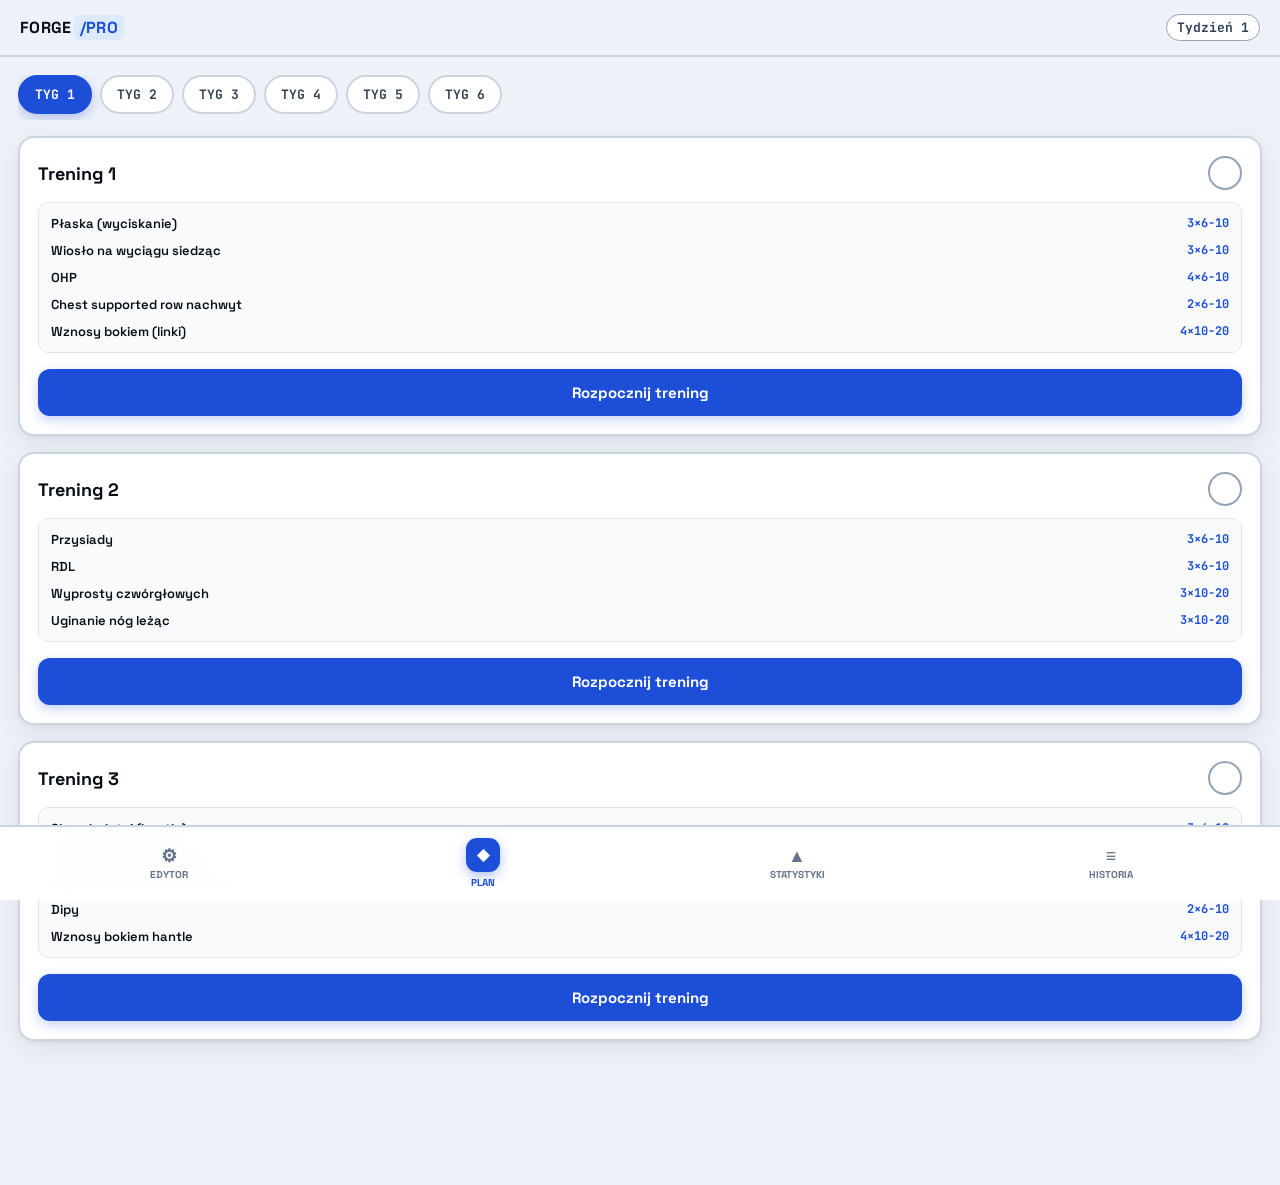
<file: aplikacja_plan_treningowy_z_edytorem_i_statystykami.html>
<!DOCTYPE html>
<html lang="pl">
<head>
<meta charset="UTF-8">
<meta name="viewport" content="width=device-width, initial-scale=1.0, maximum-scale=1.0, user-scalable=no">
<title>Plan Treningowy - Forge Pro</title>
<style>
  @import url('https://fonts.googleapis.com/css2?family=Space+Grotesk:wght@500;600;700;800&family=JetBrains+Mono:wght@500;600;700;800&display=swap');

  :root{
    --bg: #eef2f8;
    --bg-elev: #f8fafc;
    --bg-card: #ffffff;
    
    --line: #cbd5e1;
    --line-soft: #e2e8f0;
    --line-strong: #94a3b8;
    
    --text: #090d16;
    --text-dim: #334155;
    --text-faint: #64748b;
    
    --accent: #1d4ed8;
    --accent-hover: #1e40af;
    --accent-dim: #3b82f6;
    --accent-deep: #dbeafe;
    --accent-ink: #ffffff;
    
    --done: #15803d;
    --done-bg: #dcfce7;
    --done-border: #86efac;
    --warn: #c2410c;
    --warn-bg: #ffedd5;
    --danger: #dc2626;
    --danger-bg: #fee2e2;

    --radius: 16px;
    --radius-sm: 10px;
    --shadow: 0 2px 4px rgba(15, 23, 42, 0.04), 0 8px 24px rgba(15, 23, 42, 0.08);
  }
  
  *{box-sizing:border-box; -webkit-tap-highlight-color: transparent;}
  html,body{margin:0; padding:0; background:var(--bg); color:var(--text); font-family:'Space Grotesk', sans-serif; overscroll-behavior-y: none; touch-action: manipulation;}
  body{padding-bottom: 110px;}
  .mono{font-family:'JetBrains Mono', monospace;}

  /* Zapobieganie automatycznemu przybliżaniu ekranu (iOS Safari auto-zoom przy font-size < 16px) */
  input, select, textarea {
    font-size: 16px !important;
    touch-action: manipulation;
  }

  header.top{
    position: sticky; top:0; z-index: 20;
    background: rgba(238, 242, 248, 0.94);
    backdrop-filter: blur(12px);
    border-bottom: 2px solid var(--line);
    padding: 14px 20px;
  }
  .top-row{display:flex; justify-content:space-between; align-items:center;}
  .brand{font-size:16px; font-weight:700; letter-spacing:0.02em; color:var(--text);}
  .brand b{color:var(--accent); background:var(--accent-deep); padding:2px 6px; border-radius:6px; margin-left:2px;}
  .week-badge{
    font-family:'JetBrains Mono',monospace; font-size:13px; font-weight:700;
    background:#ffffff; border:1.5px solid var(--line-strong); padding:4px 10px; border-radius:20px; color:var(--text-dim);
  }

  main{padding: 18px;}
  .screen{display:none;}
  .screen.active{display:block;}

  .week-selector{
    display:flex; gap:8px; overflow-x:auto; padding-bottom:6px; margin-bottom:16px;
    scrollbar-width:none;
  }
  .week-selector::-webkit-scrollbar{display:none;}
  .week-pill{
    flex-shrink:0; padding:9px 15px; border-radius:24px; border:2px solid var(--line);
    background:var(--bg-card); color:var(--text-dim); font-size:13px; font-weight:700;
    font-family:'JetBrains Mono',monospace; cursor:pointer; white-space:nowrap;
    transition: all 0.15s ease;
  }
  .week-pill.active{background:var(--accent); color:var(--accent-ink); border-color:var(--accent); box-shadow:0 4px 12px rgba(29,78,216,0.3);}

  .day-card{
    background:var(--bg-card); border:2px solid var(--line); border-radius:var(--radius);
    padding:18px; margin-bottom:16px; position:relative; overflow:hidden; box-shadow:var(--shadow);
    transition:border-color 0.2s;
    scroll-margin-top: 85px;
    scroll-margin-bottom: 95px;
  }
  .day-card.complete{border-color:var(--done); background:#fbfdfc;}
  .day-card.complete::before{
    content:''; position:absolute; top:0; left:0; bottom:0; width:5px; background:var(--done);
  }
  .day-head{display:flex; justify-content:space-between; align-items:center; margin-bottom:12px;}
  .day-title{font-size:18px; font-weight:700; color:var(--text);}
  .day-check{
    width:34px; height:34px; border-radius:50%; border:2.5px solid var(--line-strong);
    display:flex; align-items:center; justify-content:center; flex-shrink:0;
    background:#ffffff; padding:0; cursor:pointer; transition:all 0.15s ease;
  }
  .day-check:active{transform:scale(0.9);}
  .day-check.done{background:var(--done); border-color:var(--done); color:#ffffff;}
  .day-check.done::after{content:'✓'; font-size:16px; font-weight:800;}
  .day-sub{font-size:13px; font-weight:600; color:var(--text-faint); margin-bottom:12px;}
  .ex-mini-list{
    display:flex; flex-direction:column; gap:6px; margin-bottom:16px;
    background:var(--bg-elev); padding:10px 12px; border-radius:var(--radius-sm); border:1px solid var(--line-soft);
  }
  .ex-mini{display:flex; justify-content:space-between; font-size:13px; font-weight:600; color:var(--text-dim); padding:2px 0;}
  .ex-mini .n{color:var(--text); font-weight:600;}
  .ex-mini .d{font-family:'JetBrains Mono',monospace; color:var(--accent); font-weight:700; font-size:12px;}
  .start-btn{
    width:100%; padding:14px; border-radius:12px; border:none; background:var(--accent);
    color:var(--accent-ink); font-weight:700; font-size:15px; font-family:'Space Grotesk',sans-serif; cursor:pointer;
    box-shadow: 0 4px 12px rgba(29,78,216,0.25); transition: background 0.15s;
  }
  .start-btn:active{background:var(--accent-hover); transform:scale(0.98);}
  .start-btn.secondary{background:var(--bg-elev); color:var(--text); border:2px solid var(--line); box-shadow:none;}

  .session-header{margin-bottom:14px;}
  .session-header .back{
    background:none; border:none; color:var(--accent); font-family:'Space Grotesk',sans-serif;
    font-size:14px; font-weight:700; padding:0 0 10px; cursor:pointer; display:inline-flex; align-items:center; gap:4px;
  }
  .progress-track{height:6px; background:var(--line); border-radius:3px; overflow:hidden; margin-bottom:14px;}
  .progress-fill{height:100%; background:var(--accent); transition:width 0.3s ease;}

  .exercise-card{
    background:var(--bg-card); border:2px solid var(--line); border-radius:var(--radius);
    padding:16px; margin-bottom:16px; box-shadow:var(--shadow);
  }
  .exercise-card.current{border-color:var(--accent); box-shadow:0 0 0 2px var(--accent-deep), var(--shadow);}
  .exercise-card.done{opacity:0.65; border-color:var(--done-border);}
  .ex-top{display:flex; justify-content:space-between; align-items:flex-start; margin-bottom:10px;}
  .ex-name{font-size:17px; font-weight:700; line-height:1.25; color:var(--text);}
  .ex-badges{display:flex; flex-direction:column; gap:6px; margin-top:6px;}
  .badge-row{display:flex; gap:6px; flex-wrap:wrap; align-items:center;}
  .badge{
    font-family:'JetBrains Mono',monospace; font-size:11px; font-weight:700; padding:3px 7px; border-radius:6px;
    background:var(--bg-elev); color:var(--text-dim); border:1.5px solid var(--line); white-space:nowrap;
  }
  .badge.rir{color:var(--accent); background:var(--accent-deep); border-color:#bfdbfe;}
  .badge.rest{color:var(--warn); background:var(--warn-bg); border-color:#fed7aa;}
  .badge.target{color:#7c3aed; background:#ede9fe; border-color:#ddd6fe;}
  .badge.secondary-target{color:#0284c7; background:#e0f2fe; border-color:#bae6fd;}

  /* Ghost Data (podgląd z poprzedniego treningu) */
  .ghost-box{
    background:var(--bg-elev); border:1.5px dashed var(--line-strong); border-radius:8px;
    padding:6px 10px; margin-bottom:10px; font-size:12px; color:var(--text-dim);
    display:flex; align-items:center; justify-content:space-between; gap:6px;
  }
  .ghost-label{font-weight:700; color:var(--text-faint); text-transform:uppercase; font-size:10px;}
  .ghost-val{font-family:'JetBrains Mono',monospace; font-weight:700; color:var(--accent);}

  /* Notatka do ćwiczenia (wyświetlana tylko gdy istnieje) */
  .ex-note-display{
    background:var(--bg-elev); border:1.5px solid var(--line-soft); border-radius:8px;
    padding:6px 10px; margin-bottom:10px; font-size:12px; font-weight:600; color:var(--text-dim);
    display:flex; align-items:center; gap:6px;
  }
  .ex-note-display b{color:var(--accent); font-weight:700;}

  .set-row{
    display:grid; grid-template-columns: 28px 1fr 1fr 40px; gap:8px; align-items:center;
    padding:8px 0; border-top:1.5px solid var(--line-soft);
  }
  .set-row:first-of-type{border-top:none;}
  .set-num{font-family:'JetBrains Mono',monospace; font-size:13px; font-weight:700; color:var(--text-faint);}
  .set-input{
    background:var(--bg-elev); border:2px solid var(--line); border-radius:10px; color:var(--text);
    font-family:'JetBrains Mono',monospace; font-size:16px; font-weight:700; padding:8px 4px; width:100%; text-align:center;
  }
  .set-input:focus{outline:none; border-color:var(--accent); background:#ffffff;}
  .set-input::placeholder{color:#94a3b8; font-weight:500;}
  .set-check{
    width:36px; height:36px; border-radius:10px; border:2.5px solid var(--line-strong); background:#ffffff;
    display:flex; align-items:center; justify-content:center; cursor:pointer; justify-self:end;
  }
  .set-check.done{background:var(--done); border-color:var(--done);}
  .set-check.done::after{content:'✓'; color:#ffffff; font-weight:800; font-size:16px;}
  .col-label{font-size:10px; font-weight:700; color:var(--text-faint); text-transform:uppercase; letter-spacing:0.06em;}
  .set-header-row{display:grid; grid-template-columns: 28px 1fr 1fr 40px; gap:8px; margin-bottom:4px;}

  /* Pływający stoper przerw (Rest Timer) */
  .rest-timer-bar{
    position:fixed; bottom:74px; left:16px; right:16px; z-index:45;
    background:var(--text); color:#ffffff; border-radius:14px; padding:10px 16px;
    display:none; align-items:center; justify-content:space-between;
    box-shadow:0 8px 24px rgba(0,0,0,0.35); border:1.5px solid rgba(255,255,255,0.15);
    animation: slideUpTimer 0.25s ease forwards;
  }
  .rest-timer-bar.active{display:flex;}
  @keyframes slideUpTimer{from{transform:translateY(20px); opacity:0;} to{transform:translateY(0); opacity:1;}}
  .timer-clock{font-family:'JetBrains Mono',monospace; font-size:20px; font-weight:800; color:#38bdf8;}
  .timer-actions{display:flex; gap:6px;}
  .timer-btn{
    background:rgba(255,255,255,0.18); border:none; color:#ffffff; border-radius:8px;
    padding:6px 10px; font-size:12px; font-weight:700; cursor:pointer; font-family:'JetBrains Mono',monospace;
  }
  .timer-btn:active{background:rgba(255,255,255,0.3);}
  .timer-btn.close{background:var(--danger); color:#ffffff;}

  .next-btn{
    width:100%; padding:16px; border-radius:12px; border:none; background:var(--accent);
    color:#ffffff; font-weight:700; font-size:16px; margin-top:10px; cursor:pointer;
    display:flex; align-items:center; justify-content:center; gap:8px;
    box-shadow: 0 4px 14px rgba(29,78,216,0.3);
  }
  .next-btn:active{background:var(--accent-hover); transform:scale(0.98);}
  .next-btn:disabled{background:#94a3b8; color:#ffffff; box-shadow:none; opacity:0.7;}

  .stats-subtabs{display:flex; gap:6px; margin-bottom:16px; background:var(--bg-elev); padding:4px; border-radius:12px; border:1.5px solid var(--line);}
  .stats-subtab-btn{
    flex:1; padding:8px 6px; border:none; background:none; font-family:'Space Grotesk',sans-serif;
    font-size:12px; font-weight:700; border-radius:8px; color:var(--text-dim); cursor:pointer;
  }
  .stats-subtab-btn.active{background:#ffffff; color:var(--accent); box-shadow:0 2px 6px rgba(0,0,0,0.06);}

  .analytics-card{
    background:var(--bg-card); border:2px solid var(--line); border-radius:var(--radius);
    padding:16px; margin-bottom:16px; box-shadow:var(--shadow);
  }
  .analytics-title{font-size:15px; font-weight:800; color:var(--text); margin-bottom:4px;}
  .analytics-desc{font-size:12px; color:var(--text-faint); font-weight:600; margin-bottom:14px;}

  /* Wykres objętości partii */
  .vol-row{display:flex; align-items:center; gap:10px; margin-bottom:10px;}
  .vol-name{width:86px; font-size:13px; font-weight:700; color:var(--text); text-overflow:ellipsis; overflow:hidden; white-space:nowrap;}
  .vol-bar-bg{flex:1; height:12px; background:var(--bg-elev); border-radius:6px; overflow:hidden; border:1px solid var(--line);}
  .vol-bar-fill{height:100%; background:var(--accent); border-radius:6px; transition:width 0.4s ease;}
  .vol-count{width:46px; text-align:right; font-family:'JetBrains Mono',monospace; font-size:13px; font-weight:800; color:var(--accent);}

  /* Canvas wykres progresji */
  .chart-canvas-wrap{width:100%; height:190px; position:relative; margin-top:8px;}
  canvas#progressChart{width:100%; height:100%; display:block;}

  /* Rejestr wagi i pomiarów */
  .body-entry-grid{
    display:grid; grid-template-columns: repeat(2, 1fr); gap:10px; margin-bottom:14px; width:100%;
  }
  .body-field{display:flex; flex-direction:column; gap:4px; min-width:0;}
  .body-field label{
    font-size:10px; font-weight:700; text-transform:uppercase; color:var(--text-faint); letter-spacing:0.04em;
    white-space:nowrap; overflow:hidden; text-overflow:ellipsis;
  }
  .body-input{
    width:100%; min-width:0; box-sizing:border-box;
    padding:10px 8px; border-radius:8px; border:2px solid var(--line);
    font-size:16px; font-family:'JetBrains Mono',monospace; font-weight:700; color:var(--text); background:#ffffff; text-align:center;
  }
  .body-input:focus{outline:none; border-color:var(--accent);}
  .body-save-btn{
    width:100%; padding:12px; border-radius:10px; border:none; background:var(--accent);
    color:#ffffff; font-weight:700; font-size:13px; cursor:pointer; font-family:'Space Grotesk',sans-serif;
    box-shadow: 0 4px 12px rgba(29,78,216,0.25); transition:background 0.15s;
  }
  .body-save-btn:active{background:var(--accent-hover); transform:scale(0.98);}

  .body-card-item{
    background:var(--bg-elev); border:1.5px solid var(--line); border-radius:12px;
    padding:12px 14px; margin-bottom:10px;
  }
  .body-card-top{display:flex; justify-content:space-between; align-items:center; margin-bottom:8px;}
  .body-card-date{font-family:'JetBrains Mono',monospace; font-size:12px; font-weight:700; color:var(--text-faint);}
  .body-weight-badge{
    font-family:'JetBrains Mono',monospace; font-size:12px; font-weight:800; color:var(--accent);
    background:var(--accent-deep); padding:2px 8px; border-radius:6px;
  }
  .body-pills-wrap{display:flex; flex-wrap:wrap; gap:6px;}
  .body-pill{
    font-size:11px; font-weight:600; color:var(--text-dim); background:#ffffff; border:1px solid var(--line);
    border-radius:6px; padding:3px 7px; font-family:'JetBrains Mono',monospace;
  }
  .body-pill b{color:var(--text); font-weight:700;}

  .editor-section{
    background:var(--bg-card); border:2px solid var(--line); border-radius:var(--radius);
    padding:16px; margin-bottom:16px; box-shadow:var(--shadow);
  }
  .editor-section-title{font-size:16px; font-weight:800; color:var(--text); margin-bottom:12px;}
  .weeks-ctrl-row{
    display:flex; align-items:center; justify-content:space-between; gap:12px; font-weight:600;
  }
  .stepper-btn{
    width:40px; height:40px; border-radius:10px; border:2px solid var(--line-strong);
    background:#ffffff; font-size:20px; font-weight:800; cursor:pointer;
    display:flex; align-items:center; justify-content:center; color:var(--text);
  }
  .stepper-btn:active{background:var(--line-soft);}
  .weeks-value{font-size:18px; font-weight:800; font-family:'JetBrains Mono',monospace; color:var(--accent);}

  .edit-day-block{
    background:var(--bg-elev); border:2px solid var(--line); border-radius:var(--radius);
    padding:14px; margin-bottom:16px;
  }
  .edit-day-head{
    display:grid; grid-template-columns: 1fr 1fr; gap:10px; margin-bottom:12px;
  }
  .edit-input-group label{
    display:block; font-size:11px; font-weight:700; text-transform:uppercase; color:var(--text-dim); margin-bottom:4px;
  }
  .edit-input-group input{
    width:100%; padding:9px 10px; border-radius:8px; border:2px solid var(--line);
    font-size:16px; font-weight:600; font-family:'Space Grotesk',sans-serif; color:var(--text); background:#ffffff;
  }
  .edit-input-group input:focus{outline:none; border-color:var(--accent);}
  
  .edit-ex-item{
    background:#ffffff; border:2px solid var(--line); border-radius:12px;
    padding:12px; margin-bottom:12px; display:flex; flex-direction:column; gap:10px;
    box-shadow:0 2px 6px rgba(15, 23, 42, 0.04);
  }
  .edit-ex-top-row{
    display:flex; gap:8px; align-items:center;
  }
  .edit-ex-name-input{
    flex:1; width:100%; padding:10px 12px; border-radius:8px; border:2px solid var(--line);
    font-size:16px; font-weight:700; font-family:'Space Grotesk',sans-serif; color:var(--text); background:var(--bg-elev);
  }
  .edit-ex-name-input:focus{outline:none; border-color:var(--accent); background:#ffffff;}
  .edit-ex-bottom-row{
    display:grid; grid-template-columns: 1.1fr 1.1fr 0.7fr 0.9fr; gap:6px; align-items:center;
  }
  .edit-subfield label{
    display:block; font-size:10px; font-weight:700; text-transform:uppercase; letter-spacing:0.04em; color:var(--text-faint); margin-bottom:3px;
  }
  .edit-subfield input, .edit-subfield select{
    width:100%; padding:8px 4px; border-radius:8px; border:2px solid var(--line);
    font-size:16px; font-weight:700; font-family:'Space Grotesk',sans-serif; color:var(--text); background:var(--bg-elev);
  }
  .edit-subfield input:focus, .edit-subfield select:focus{outline:none; border-color:var(--accent); background:#ffffff;}
  .edit-subfield input.mono{font-family:'JetBrains Mono',monospace; text-align:center;}
  .edit-ex-note-row{
    display:flex; flex-direction:column; gap:3px;
  }
  .edit-ex-note-row label{
    font-size:10px; font-weight:700; text-transform:uppercase; letter-spacing:0.04em; color:var(--text-faint);
  }
  .edit-ex-note-row input{
    width:100%; padding:8px 10px; border-radius:8px; border:2px solid var(--line);
    font-size:16px; font-weight:600; font-family:'Space Grotesk',sans-serif; color:var(--text); background:var(--bg-elev);
  }
  .edit-ex-note-row input:focus{outline:none; border-color:var(--accent); background:#ffffff;}
  .btn-del-ex{
    width:38px; height:38px; border-radius:8px; border:1.5px solid #fca5a5;
    background:var(--danger-bg); color:var(--danger); cursor:pointer; font-size:15px; font-weight:800;
    display:flex; align-items:center; justify-content:center; flex-shrink:0;
  }
  .btn-del-ex:active{transform:scale(0.94);}
  .btn-add-ex{
    width:100%; padding:11px; border-radius:10px; border:2px dashed var(--accent);
    background:var(--accent-deep); color:var(--accent); font-weight:700; font-size:13px; cursor:pointer;
    margin-top:8px;
  }

  /* Centrum kopii zapasowej */
  .backup-box{display:flex; gap:10px; flex-wrap:wrap;}
  .backup-btn{
    flex:1; padding:12px; border-radius:10px; border:2px solid var(--line);
    background:#ffffff; color:var(--text); font-weight:700; font-size:13px; cursor:pointer;
    display:flex; align-items:center; justify-content:center; gap:6px;
  }
  .backup-btn:active{background:var(--bg-elev);}

  .hist-empty{text-align:center; padding:60px 20px; color:var(--text-faint); font-weight:600;}
  .hist-empty .big{font-size:44px; margin-bottom:12px;}
  .clear-history-btn{
    display:block; width:100%; margin-bottom:16px; padding:12px; border-radius:10px;
    background:var(--warn-bg); border:2px solid #fdba74; color:var(--warn); font-size:13px; font-weight:700;
    font-family:'Space Grotesk',sans-serif; cursor:pointer;
  }
  .hist-delete-btn{
    flex-shrink:0; width:32px; height:32px; border-radius:8px; border:1.5px solid var(--line-strong);
    background:#ffffff; color:var(--text-faint); font-size:13px; font-weight:700; cursor:pointer;
    display:flex; align-items:center; justify-content:center;
  }
  .hist-delete-btn:active{background:var(--danger-bg); color:var(--danger); border-color:#fca5a5;}
  .hist-item{
    background:var(--bg-card); border:2px solid var(--line); border-radius:var(--radius);
    padding:16px 18px; margin-bottom:12px; box-shadow:var(--shadow);
  }
  .hist-item-top{display:flex; justify-content:space-between; align-items:center;}
  .hist-item-title{font-weight:700; font-size:15px; color:var(--text);}
  .hist-item-date{font-family:'JetBrains Mono',monospace; font-size:12px; font-weight:600; color:var(--text-faint); margin-top:2px;}
  .hist-tonnage-tag{
    display:inline-block; font-family:'JetBrains Mono',monospace; font-size:11px; font-weight:700;
    color:var(--accent); background:var(--accent-deep); padding:2px 8px; border-radius:6px; margin-top:4px;
  }

  .hist-detail{display:none; margin-top:14px; padding-top:14px; border-top:2px dashed var(--line-soft);}
  .hist-detail.open{display:block;}
  .hist-ex-block{
    background:var(--bg-elev); border:1.5px solid var(--line); border-radius:var(--radius-sm);
    padding:12px; margin-bottom:10px;
  }
  .hist-ex-block:last-child{margin-bottom:0;}
  .hist-ex-head{
    font-size:14px; font-weight:700; color:var(--text); margin-bottom:8px;
    display:flex; justify-content:space-between; align-items:center;
  }
  .hist-ex-count{
    font-family:'JetBrains Mono',monospace; font-size:11px; font-weight:700;
    color:var(--text-dim); background:#ffffff; border:1px solid var(--line);
    padding:2px 7px; border-radius:6px;
  }
  .hist-set-row{
    display:flex; justify-content:space-between; align-items:center;
    padding:6px 0; border-top:1px solid var(--line-soft); font-size:13px;
  }
  .hist-set-row:first-of-type{border-top:none; padding-top:2px;}
  .hist-set-label{
    font-family:'JetBrains Mono',monospace; font-size:12px; font-weight:700;
    color:var(--text-dim); background:#ffffff; border:1.5px solid var(--line);
    padding:2px 8px; border-radius:6px;
  }
  .hist-set-val{font-family:'JetBrains Mono',monospace; font-size:13px; font-weight:700; color:var(--text);}
  .hist-set-val b{color:var(--accent); font-weight:800;}

  /* Dolny pasek 4 zakładek: EDYTOR | PLAN (środek) | STATYSTYKI | HISTORIA */
  footer.tabbar{
    position:fixed; bottom:0; left:0; right:0; z-index:40;
    background:rgba(255,255,255,0.97); backdrop-filter:blur(14px);
    border-top:2px solid var(--line); display:flex; padding: 6px 12px calc(6px + env(safe-area-inset-bottom));
    align-items:center; justify-content:space-around;
  }
  .tabbar-btn{
    flex:1; background:none; border:none; color:var(--text-faint); font-size:10px; font-weight:700;
    font-family:'Space Grotesk',sans-serif; padding:5px 2px; display:flex; flex-direction:column;
    align-items:center; gap:3px; cursor:pointer; border-radius:10px; transition:all 0.15s;
  }
  .tabbar-btn .ic{font-size:18px; line-height:1;}
  .tabbar-btn.active{color:var(--accent);}

  .tabbar-btn.center-tab{color:var(--text-dim);}
  .tabbar-btn.center-tab .ic{
    background:var(--line-soft); width:34px; height:34px; display:flex; align-items:center; justify-content:center;
    border-radius:11px; margin-bottom:1px; font-size:16px; transition:all 0.2s;
  }
  .tabbar-btn.center-tab.active{color:var(--accent);}
  .tabbar-btn.center-tab.active .ic{
    background:var(--accent); color:#ffffff; box-shadow:0 4px 12px rgba(29,78,216,0.35);
  }

  .toast{
    position:fixed; bottom:100px; left:50%; transform:translateX(-50%) translateY(20px);
    background:var(--text); color:#ffffff; font-weight:600;
    padding:11px 20px; border-radius:12px; font-size:13px; opacity:0; transition:all 0.25s ease;
    pointer-events:none; z-index:60; white-space:nowrap; box-shadow: 0 4px 20px rgba(0,0,0,0.25);
  }
  .toast.show{opacity:1; transform:translateX(-50%) translateY(0);}

  .confirm-overlay{
    position:fixed; inset:0; background:rgba(9,13,22,0.65); z-index:100;
    display:flex; align-items:center; justify-content:center; padding:24px;
    opacity:0; pointer-events:none; transition:opacity 0.2s ease;
  }
  .confirm-overlay.open{opacity:1; pointer-events:auto;}
  .confirm-modal{
    background:var(--bg-card); border:2px solid var(--line); border-radius:var(--radius);
    padding:22px; width:100%; max-width:320px; box-shadow:0 12px 32px rgba(0,0,0,0.25);
  }
  .confirm-text{font-size:14px; font-weight:600; color:var(--text); line-height:1.5; margin-bottom:18px;}
  .confirm-actions{display:flex; gap:10px;}
  .confirm-btn{
    flex:1; padding:12px; border-radius:10px; border:none; font-size:13px; font-weight:700;
    font-family:'Space Grotesk',sans-serif; cursor:pointer;
  }
  .confirm-btn.cancel{background:var(--bg-elev); color:var(--text-dim); border:2px solid var(--line);}
  .confirm-btn.danger{background:var(--danger); color:#ffffff;}
</style>
</head>
<body>

<header class="top">
  <div class="top-row">
    <div class="brand">FORGE<b>/PRO</b></div>
    <div class="week-badge mono" id="headerWeekLabel">Tydzień 1</div>
  </div>
</header>

<main>
  <!-- EKRAN 1: PLAN GŁÓWNY -->
  <div class="screen active" id="screen-home">
    <div class="week-selector" id="weekSelector"></div>
    <div id="dayList"></div>
  </div>

  <!-- EKRAN 2: SESJA TRENINGOWA -->
  <div class="screen" id="screen-session">
    <div class="session-header">
      <button class="back" onclick="exitSession()">← Powrót do planu</button>
      <div class="progress-track"><div class="progress-fill" id="progressFill" style="width:0%"></div></div>
    </div>
    <div id="sessionContent"></div>
  </div>

  <!-- EKRAN 3: STATYSTYKI I POMIARY -->
  <div class="screen" id="screen-stats">
    <div class="stats-subtabs">
      <button class="stats-subtab-btn active" id="btnSubtabVolume" onclick="switchStatsSubtab('volume')">Objętość & Wykres</button>
      <button class="stats-subtab-btn" id="btnSubtabBody" onclick="switchStatsSubtab('body')">Waga & Pomiary</button>
    </div>

    <!-- Podzakładka Objętość & Progresja -->
    <div id="subtabContentVolume">
      <div class="analytics-card">
        <div class="analytics-title">Objętość tygodniowa (Serie robocze)</div>
        <div class="analytics-desc">Liczba wykonanych serii w obecnym tygodniu w podziale na partie:</div>
        <div id="volumeMuscleBars"></div>
      </div>

      <div class="analytics-card">
        <div class="analytics-title">Progresja siłowa (Szacowane 1RM)</div>
        <div class="analytics-desc">Wybierz ćwiczenie, aby sprawdzić tendencję siłową (formuła Epleya):</div>
        <select id="chartExerciseSelect" onchange="renderProgressChart()" style="width:100%; padding:8px 10px; border-radius:8px; border:2px solid var(--line); font-size:16px; font-weight:700; margin-bottom:12px; background:var(--bg-elev);"></select>
        <div class="chart-canvas-wrap">
          <canvas id="progressChart"></canvas>
        </div>
      </div>
    </div>

    <!-- Podzakładka Waga i Pomiary -->
    <div id="subtabContentBody" style="display:none;">
      <div class="analytics-card">
        <div class="analytics-title">Nowy pomiar sylwetki</div>
        <div class="analytics-desc">Śledź wagę oraz kluczowe obwody kulturystyczne:</div>
        <div class="body-entry-grid">
          <div class="body-field">
            <label>Waga (kg)</label>
            <input class="body-input" type="number" step="0.1" id="inputBodyWeight" placeholder="80.0">
          </div>
          <div class="body-field">
            <label>Pas / Talia (cm)</label>
            <input class="body-input" type="number" step="0.5" id="inputBodyWaist" placeholder="82.0">
          </div>
          <div class="body-field">
            <label>Klatka (cm)</label>
            <input class="body-input" type="number" step="0.5" id="inputBodyChest" placeholder="106.0">
          </div>
          <div class="body-field">
            <label>Ramię (cm)</label>
            <input class="body-input" type="number" step="0.5" id="inputBodyBicep" placeholder="40.5">
          </div>
          <div class="body-field">
            <label>Udo (cm)</label>
            <input class="body-input" type="number" step="0.5" id="inputBodyThigh" placeholder="62.0">
          </div>
          <div class="body-field">
            <label>Łydka (cm)</label>
            <input class="body-input" type="number" step="0.5" id="inputBodyCalf" placeholder="38.5">
          </div>
        </div>
        <button class="body-save-btn" onclick="addBodyMeasurement()">+ Zapisz pomiary</button>
      </div>
      <div class="analytics-card">
        <div class="analytics-title">Dziennik pomiarów</div>
        <div id="bodyLogList"></div>
      </div>
    </div>
  </div>

  <!-- EKRAN 4: EDYTOR PLANU & KOPIA ZAPASOWA -->
  <div class="screen" id="screen-editor">
    <div class="editor-section">
      <div class="editor-section-title">Kopia zapasowa danych</div>
      <div style="font-size:12px; color:var(--text-faint); margin-bottom:12px;">Zapisz swój plan i historię na telefonie lub przenieś na inne urządzenie:</div>
      <div class="backup-box">
        <button class="backup-btn" onclick="openExportModal()">💾 Eksportuj kopię</button>
        <button class="backup-btn" onclick="document.getElementById('importFileInput').click()">📥 Wgraj plik JSON</button>
        <button class="backup-btn" onclick="openImportTextModal()">📋 Wklej tekst JSON</button>
        <input type="file" id="importFileInput" accept=".json,application/json" style="display:none;" onchange="importDataJson(event)">
      </div>
    </div>

    <div class="editor-section">
      <div class="editor-section-title">Długość cyklu treningowego</div>
      <div class="weeks-ctrl-row">
        <span>Ilość tygodni w planie:</span>
        <div style="display:flex; align-items:center; gap:12px;">
          <button class="stepper-btn" onclick="changeWeekCount(-1)">−</button>
          <span class="weeks-value" id="editorWeeksCount">6</span>
          <button class="stepper-btn" onclick="changeWeekCount(1)">+</button>
        </div>
      </div>
    </div>

    <div class="editor-section">
      <div class="editor-section-title">Konfiguracja dni i ćwiczeń</div>
      <div style="font-size:12px; font-weight:600; color:var(--text-faint); margin-bottom:14px;">
        Zdefiniuj bazowe dni, przypisz partię mięśniową do ćwiczenia oraz zaplanuj serie i powtórzenia.
      </div>
      <div id="editorDaysList"></div>
    </div>
  </div>

  <!-- EKRAN 5: HISTORIA TRENINGÓW -->
  <div class="screen" id="screen-history">
    <div id="historyContent"></div>
  </div>
</main>

<div class="rest-timer-bar" id="restTimerBar">
  <div>
    <div style="font-size:10px; text-transform:uppercase; letter-spacing:0.06em; color:#94a3b8; font-weight:700;">Przerwa odpoczynkowa</div>
    <div class="timer-clock" id="timerClockDisplay">01:30</div>
  </div>
  <div class="timer-actions">
    <button class="timer-btn" onclick="adjustRestTimer(-15)">-15s</button>
    <button class="timer-btn" onclick="adjustRestTimer(30)">+30s</button>
    <button class="timer-btn close" onclick="stopRestTimer()">✕</button>
  </div>
</div>

<footer class="tabbar">
  <button class="tabbar-btn" data-tab="editor" onclick="switchTab('editor')">
    <span class="ic">⚙</span>EDYTOR
  </button>
  <button class="tabbar-btn center-tab active" data-tab="home" onclick="switchTab('home')">
    <span class="ic">◆</span>PLAN
  </button>
  <button class="tabbar-btn" data-tab="stats" onclick="switchTab('stats')">
    <span class="ic">▲</span>STATYSTYKI
  </button>
  <button class="tabbar-btn" data-tab="history" onclick="switchTab('history')">
    <span class="ic">≡</span>HISTORIA
  </button>
</footer>

<div class="toast" id="toast"></div>

<div class="confirm-overlay" id="confirmModalOverlay">
  <div class="confirm-modal">
    <div class="confirm-text" id="confirmModalText"></div>
    <div class="confirm-actions">
      <button class="confirm-btn cancel" onclick="hideConfirmModal()">Anuluj</button>
      <button class="confirm-btn danger" onclick="runConfirmedAction()">Usuń</button>
    </div>
  </div>
</div>

<!-- Modal eksportu danych -->
<div class="confirm-overlay" id="exportModalOverlay">
  <div class="confirm-modal" style="max-width:340px;">
    <div style="font-size:16px; font-weight:800; margin-bottom:6px; color:var(--text);">Kopia zapasowa danych</div>
    <div style="font-size:12px; color:var(--text-faint); line-height:1.4; margin-bottom:14px;">
      Wybierz sposób zapisu: pobierz plik bezpośrednio, zapisz w aplikacji Pliki na telefonie lub skopiuj kod do schowka:
    </div>
    <div style="display:flex; flex-direction:column; gap:8px; margin-bottom:12px;">
      <button class="start-btn" style="padding:12px; font-size:14px;" onclick="triggerFileDownload()">📥 Pobierz plik (.json)</button>
      <button class="start-btn secondary" id="btnShareNative" style="padding:12px; font-size:14px; display:none;" onclick="triggerNativeShare()">📲 Zapisz w Plikach / Udostępnij</button>
      <button class="start-btn secondary" style="padding:12px; font-size:14px;" onclick="copyJsonToClipboard()">📋 Kopiuj tekst do schowka</button>
    </div>
    <textarea id="exportJsonTextarea" readonly style="width:100%; height:75px; font-family:'JetBrains Mono',monospace; font-size:11px; padding:8px; border:1.5px solid var(--line); border-radius:8px; background:var(--bg-elev); color:var(--text-dim); resize:none; margin-bottom:12px;"></textarea>
    <div class="confirm-actions">
      <button class="confirm-btn cancel" style="width:100%;" onclick="closeExportModal()">Zamknij</button>
    </div>
  </div>
</div>

<!-- Modal wklejania tekstu do importu -->
<div class="confirm-overlay" id="importTextModalOverlay">
  <div class="confirm-modal" style="max-width:340px;">
    <div style="font-size:16px; font-weight:800; margin-bottom:6px; color:var(--text);">Przywróć dane z tekstu</div>
    <div style="font-size:12px; color:var(--text-faint); line-height:1.4; margin-bottom:12px;">
      Wklej poniżej wcześniej skopiowany tekst kopii zapasowej:
    </div>
    <textarea id="importJsonTextarea" placeholder='{"totalWeeks": 6, ...}' style="width:100%; height:110px; font-family:'JetBrains Mono',monospace; font-size:12px; padding:8px; border:2px solid var(--line); border-radius:8px; background:#ffffff; color:var(--text); resize:none; margin-bottom:12px;"></textarea>
    <div class="confirm-actions">
      <button class="confirm-btn cancel" onclick="closeImportTextModal()">Anuluj</button>
      <button class="confirm-btn" style="background:var(--accent); color:#ffffff;" onclick="applyJsonFromText()">Przywróć</button>
    </div>
  </div>
</div>

<script>
const MUSCLE_TARGETS = ['Klatka', 'Plecy', 'Czworogłowe', 'Dwugłowe', 'Barki', 'Biceps', 'Triceps', 'Brzuch'];

const DEFAULT_DAYS = [
  {
    id: 1, name: 'Trening 1', focus: 'Plecy / Barki',
    exercises: [
      { id: 'ex_1_0', name:'Płaska (wyciskanie)', target:'Klatka', secondary:'Triceps', sets:3, reps:'6-10', note:'' },
      { id: 'ex_1_1', name:'Wiosło na wyciągu siedząc', target:'Plecy', secondary:'Biceps', sets:3, reps:'6-10', note:'' },
      { id: 'ex_1_2', name:'OHP', target:'Barki', secondary:'Triceps', sets:4, reps:'6-10', note:'' },
      { id: 'ex_1_3', name:'Chest supported row nachwyt', target:'Plecy', secondary:'Biceps', sets:2, reps:'6-10', note:'' },
      { id: 'ex_1_4', name:'Wznosy bokiem (linki)', target:'Barki', secondary:'Brak', sets:4, reps:'10-20', note:'' },
    ]
  },
  {
    id: 2, name: 'Trening 2', focus: 'Nogi',
    exercises: [
      { id: 'ex_2_0', name:'Przysiady', target:'Czworogłowe', secondary:'Brak', sets:3, reps:'6-10', note:'' },
      { id: 'ex_2_1', name:'RDL', target:'Dwugłowe', secondary:'Plecy', sets:3, reps:'6-10', note:'' },
      { id: 'ex_2_2', name:'Wyprosty czwórgłowych', target:'Czworogłowe', secondary:'Brak', sets:3, reps:'10-20', note:'' },
      { id: 'ex_2_3', name:'Uginanie nóg leżąc', target:'Dwugłowe', secondary:'Brak', sets:3, reps:'10-20', note:'' },
    ]
  },
  {
    id: 3, name: 'Trening 3', focus: 'Klatka / Plecy górne',
    exercises: [
      { id: 'ex_3_0', name:'Skos dodatni (hantle)', target:'Klatka', secondary:'Triceps', sets:3, reps:'6-10', note:'' },
      { id: 'ex_3_1', name:'Podciąganie podchwytem', target:'Plecy', secondary:'Biceps', sets:3, reps:'6-10', note:'' },
      { id: 'ex_3_2', name:'Wyciskanie siedząc maszyna', target:'Klatka', secondary:'Triceps', sets:4, reps:'8-12', note:'' },
      { id: 'ex_3_3', name:'Dipy', target:'Klatka', secondary:'Triceps', sets:2, reps:'6-10', note:'' },
      { id: 'ex_3_4', name:'Wznosy bokiem hantle', target:'Barki', secondary:'Brak', sets:4, reps:'10-20', note:'' },
    ]
  }
];

const DEFAULT_WEEK_META = {
  1: { rir: 3, rest: 90, restText: '1,5 min', label: 'Tydzień 1' },
  2: { rir: 2, rest: 120, restText: '2 min', label: 'Tydzień 2' },
  3: { rir: 1, rest: 150, restText: '2,5 min', label: 'Tydzień 3' },
  4: { rir: 1, rest: 150, restText: '2,5 min', label: 'Tydzień 4' },
  5: { rir: 0, rest: 180, restText: '3 min', label: 'Tydzień 5' },
  6: { rir: 4, rest: 90, restText: '1,5 min', label: 'Tydzień 6 (deload)' },
};

let state = {
  totalWeeks: 6,
  currentWeek: 1,
  customDays: JSON.parse(JSON.stringify(DEFAULT_DAYS)),
  progress: {}, 
  history: [], 
  bodyLog: []
};

let activeSession = null;
const STORAGE_KEY = 'forge_pro_state_v4';
let saveTimer = null;

// AudioContext do powiadomienia dźwiękowego stopera
let audioCtx = null;
function playTimerBeep(){
  try{
    if(!audioCtx) audioCtx = new (window.AudioContext || window.webkitAudioContext)();
    if(audioCtx.state === 'suspended') audioCtx.resume();
    const osc = audioCtx.createOscillator();
    const gain = audioCtx.createGain();
    osc.type = 'sine';
    osc.frequency.setValueAtTime(880, audioCtx.currentTime);
    gain.gain.setValueAtTime(0.3, audioCtx.currentTime);
    gain.gain.exponentialRampToValueAtTime(0.001, audioCtx.currentTime + 0.35);
    osc.connect(gain);
    gain.connect(audioCtx.destination);
    osc.start();
    osc.stop(audioCtx.currentTime + 0.35);
  }catch(e){
    console.log('AudioContext not allowed yet');
  }
  if(navigator.vibrate) navigator.vibrate([200, 100, 200]);
}

function loadState(){
  try{
    const raw = localStorage.getItem(STORAGE_KEY);
    if(raw){
      const loaded = JSON.parse(raw);
      state = Object.assign(state, loaded);
      // Ensure target labels exist and clear previous default preset notes
      const oldDefaultNotes = [
        'Ławka poz. płaska, chwyt na szerokość barków',
        'Uchwyt neutralny V-bar',
        'Pas zapięty od 3. serii',
        'Kąt 30 st.',
        'Bloczek na wysokości kolan',
        'Płaskie buty, pauza 1s na dole',
        'Paski na nadgarstki',
        'Przytrzymanie w spięciu 1s',
        'Biodra dociśnięte do ławki',
        'Kąt 30 stopni',
        'Z ciężarem przy pasie',
        'Siedzisko poz. 3',
        'Lekkie pochylenie tułowia',
        'Kontrola fazy ekscentrycznej'
      ];
      state.customDays.forEach(d => {
        d.exercises.forEach(ex => {
          if(!ex.target || ex.target === 'Nogi'){
            const n = (ex.name || '').toLowerCase();
            ex.target = (n.includes('rdl') || n.includes('uginan') || n.includes('dwugł')) ? 'Dwugłowe' : 'Czworogłowe';
          }
          if(ex.secondary === 'Nogi'){
            ex.secondary = 'Dwugłowe';
          }
          if(!ex.secondary) ex.secondary = 'Brak';
          if(ex.note === undefined || oldDefaultNotes.includes(ex.note)) ex.note = '';
        });
      });
      // Czyszczenie przykładowych/testowych pomiarów
      if(state.bodyLog){
        state.bodyLog = state.bodyLog.filter(item => item.weight !== 81.5 && item.weight !== 81.2);
      }
    }
  }catch(e){
    console.log('Fresh start');
  }
  render();
}

function saveState(){
  clearTimeout(saveTimer);
  saveTimer = setTimeout(() => doSave(), 300);
}

function doSave(){
  try{
    localStorage.setItem(STORAGE_KEY, JSON.stringify(state));
  }catch(e){
    console.error('Save failed:', e);
    showToast('⚠ Błąd zapisu danych');
  }
}

function getWeekMeta(w){
  if(DEFAULT_WEEK_META[w]) return DEFAULT_WEEK_META[w];
  return { rir: Math.max(0, 4 - (w % 4)), rest: 120, restText: '2 min', label: `Tydzień ${w}` };
}

function getPlanForWeek(w){
  const plan = {};
  state.customDays.forEach(day => {
    plan[day.id] = {
      name: day.name,
      focus: day.focus,
      exercises: day.exercises.map(ex => ({
        id: `w${w}_${ex.id}`,
        rawId: ex.id,
        name: ex.name,
        target: ex.target || 'Inne',
        secondary: ex.secondary || 'Brak',
        sets: Number(ex.sets) || 1,
        reps: ex.reps || '8-12',
        note: ex.note || ''
      }))
    };
  });
  return plan;
}

function getProgressKey(week, day){ return `w${week}d${day}`; }

function getDayProgress(week, day){
  const key = getProgressKey(week, day);
  if(!state.progress[key]){
    state.progress[key] = { setsDone: {}, weights: {}, reps: {}, completed: false, date: null };
  }
  return state.progress[key];
}

function isDayComplete(week, day){
  return !!state.progress[getProgressKey(week,day)]?.completed;
}

function countCompletedSets(week, day){
  const prog = state.progress[getProgressKey(week,day)];
  if(!prog) return 0;
  let total = 0;
  Object.values(prog.setsDone).forEach(arr => { total += arr.filter(Boolean).length; });
  return total;
}

function totalSetsForDay(week, day){
  const dayPlan = getPlanForWeek(week)[day];
  if(!dayPlan) return 0;
  let total = 0;
  dayPlan.exercises.forEach(ex => { total += ex.sets; });
  return total;
}

function findLastExercisePerformance(exerciseName){
  for(const record of state.history){
    const match = record.exercises.find(e => e.name.toLowerCase() === exerciseName.toLowerCase());
    if(match && match.weights && match.weights.length > 0){
      const validSets = [];
      for(let i=0; i<match.weights.length; i++){
        if(match.weights[i] && match.reps[i]){
          validSets.push(`${match.weights[i]}kg×${match.reps[i]}`);
        }
      }
      if(validSets.length > 0){
        return {
          date: record.date,
          week: record.week,
          summary: validSets.join(' | ')
        };
      }
    }
  }
  return null;
}

function calculateSessionTonnage(prog, dayPlan){
  let tonnage = 0;
  dayPlan.exercises.forEach(ex => {
    const wArr = prog.weights[ex.id] || [];
    const rArr = prog.reps[ex.id] || [];
    const dArr = prog.setsDone[ex.id] || [];
    for(let i=0; i<ex.sets; i++){
      if(dArr[i]){
        const w = parseFloat(wArr[i]) || 0;
        const r = parseFloat(rArr[i]) || 0;
        tonnage += (w * r);
      }
    }
  });
  return Math.round(tonnage);
}

// Estimate 1RM (Epley formula: W * (1 + R/30))
function estimate1RM(weight, reps){
  const w = parseFloat(weight) || 0;
  const r = parseFloat(reps) || 0;
  if(w <= 0 || r <= 0) return 0;
  if(r === 1) return w;
  return Math.round(w * (1 + r / 30));
}

function renderHome(){
  const weekSel = document.getElementById('weekSelector');
  weekSel.innerHTML = '';
  for(let w=1; w<=state.totalWeeks; w++){
    const pill = document.createElement('button');
    pill.className = 'week-pill' + (w === state.currentWeek ? ' active' : '');
    pill.textContent = 'TYG ' + w;
    pill.onclick = () => { state.currentWeek = w; saveState(); renderHome(); };
    weekSel.appendChild(pill);
    if(w === state.currentWeek){
      setTimeout(() => {
        pill.scrollIntoView({ behavior: 'smooth', inline: 'center', block: 'nearest' });
      }, 50);
    }
  }

  const meta = getWeekMeta(state.currentWeek);
  document.getElementById('headerWeekLabel').textContent = meta.label;

  const dayList = document.getElementById('dayList');
  dayList.innerHTML = '';
  const weekPlan = getPlanForWeek(state.currentWeek);

  state.customDays.forEach(day => {
    const dayPlan = weekPlan[day.id];
    const complete = isDayComplete(state.currentWeek, day.id);
    const doneSets = countCompletedSets(state.currentWeek, day.id);
    const totalSets = totalSetsForDay(state.currentWeek, day.id);

    const card = document.createElement('div');
    card.className = 'day-card' + (complete ? ' complete' : '');
    card.id = `day-card-${day.id}`;
    card.innerHTML = `
      <div class="day-head">
        <div class="day-title">${dayPlan.name}</div>
        <button class="day-check ${complete ? 'done' : ''}" onclick="event.stopPropagation(); toggleDayComplete(${state.currentWeek}, ${day.id})" aria-label="Oznacz trening jako wykonany"></button>
      </div>
      <div class="ex-mini-list">
        ${dayPlan.exercises.map(ex => `
          <div class="ex-mini"><span class="n">${ex.name}</span><span class="d mono">${ex.sets}×${ex.reps}</span></div>
        `).join('')}
      </div>
      <button class="start-btn ${complete ? 'secondary' : ''}" onclick="startSession(${state.currentWeek}, ${day.id})">
        ${complete ? 'Trening ukończony · powtórz' : (doneSets > 0 ? 'Kontynuuj trening' : 'Rozpocznij trening')}
      </button>
    `;
    dayList.appendChild(card);
  });
}

function toggleDayComplete(week, day){
  const prog = getDayProgress(week, day);
  const wasComplete = prog.completed;
  prog.completed = !wasComplete;
  let advanced = false;

  if(!wasComplete){
    prog.date = prog.date || new Date().toISOString();
    const dayPlan = getPlanForWeek(week)[day];
    const tonnage = calculateSessionTonnage(prog, dayPlan);
    const alreadyLogged = state.history.some(r => r.week === week && r.day === day && r.date === prog.date);
    if(!alreadyLogged){
      const record = {
        id: Date.now(),
        week, day,
        dayName: dayPlan.name,
        focus: dayPlan.focus,
        date: prog.date,
        tonnage: tonnage,
        exercises: dayPlan.exercises.map(ex => ({
          name: ex.name,
          target: ex.target,
          weights: prog.weights[ex.id] ? [...prog.weights[ex.id]] : [],
          reps: prog.reps[ex.id] ? [...prog.reps[ex.id]] : [],
        }))
      };
      state.history.unshift(record);
    }
    advanced = checkCycleProgression(week);
    if(!advanced){
      showToast('Trening oznaczony jako wykonany ✓');
    }
  } else {
    showToast('Odznaczono trening');
  }

  saveState();
  renderHome();

  if(!wasComplete){
    if(advanced){
      setTimeout(() => {
        window.scrollTo({ top: 0, behavior: 'smooth' });
      }, 120);
    } else {
      const curIdx = state.customDays.findIndex(d => d.id === day);
      const nextDay = state.customDays[curIdx + 1];
      if(nextDay){
        scrollToDayCard(nextDay.id);
      }
    }
  }
}

function checkCycleProgression(week){
  const isWeekComplete = (w) => state.customDays.every(d => isDayComplete(w, d.id));
  const allWeeksCompleted = Array.from({length: state.totalWeeks}, (_, i) => i + 1).every(w => isWeekComplete(w));

  // Jeśli ukończono wszystkie treningi we wszystkich tygodniach -> reset cyklu do Tygodnia 1
  if(allWeeksCompleted){
    Object.keys(state.progress).forEach(k => {
      if(state.progress[k]){
        state.progress[k].completed = false;
        state.progress[k].setsDone = {};
        state.progress[k].weights = {};
        state.progress[k].reps = {};
        state.progress[k].date = null;
      }
    });
    state.currentWeek = 1;
    saveState();
    showToast('🏆 Cały cykl ukończony! Zresetowano plan na Tydzień 1!');
    return true;
  }

  // Jeśli ukończono bieżący tydzień -> przejście do kolejnego tygodnia
  if(isWeekComplete(week)){
    if(week < state.totalWeeks){
      state.currentWeek = week + 1;
      saveState();
      showToast(`Ukończono Tydzień ${week}! Przejście do Tygodnia ${state.currentWeek} 🚀`);
      return true;
    } else {
      const firstIncompleteWeek = Array.from({length: state.totalWeeks}, (_, i) => i + 1).find(w => !isWeekComplete(w));
      if(firstIncompleteWeek){
        state.currentWeek = firstIncompleteWeek;
        saveState();
        showToast(`Przejście do Tygodnia ${state.currentWeek}`);
        return true;
      }
    }
  }
  return false;
}

function startSession(week, day){
  activeSession = { week, day };
  document.getElementById('screen-home').classList.remove('active');
  document.getElementById('screen-session').classList.add('active');
  renderSession();
}

function exitSession(targetDayId, advanced){
  stopRestTimer();
  activeSession = null;
  document.getElementById('screen-session').classList.remove('active');
  document.getElementById('screen-home').classList.add('active');
  renderHome();
  if(advanced){
    setTimeout(() => {
      window.scrollTo({ top: 0, behavior: 'smooth' });
    }, 120);
  } else if(targetDayId){
    scrollToDayCard(targetDayId);
  }
}

function scrollToDayCard(dayId){
  setTimeout(() => {
    const card = document.getElementById(`day-card-${dayId}`);
    if(card){
      card.scrollIntoView({ behavior: 'smooth', block: 'center' });
    }
  }, 120);
}

function renderSession(){
  const scrollY = window.scrollY;
  const { week, day } = activeSession;
  const dayPlan = getPlanForWeek(week)[day];
  const prog = getDayProgress(week, day);
  const meta = getWeekMeta(week);

  const doneSets = countCompletedSets(week, day);
  const totalSets = totalSetsForDay(week, day);
  document.getElementById('progressFill').style.width = totalSets ? `${(doneSets/totalSets*100)}%` : '0%';

  const content = document.getElementById('sessionContent');
  let html = `<h2 style="font-size:22px; font-weight:800; margin:0 0 4px; color:var(--text);">${dayPlan.name}</h2>
    <div style="color:var(--text-faint); font-size:14px; font-weight:600; margin-bottom:18px;">${dayPlan.focus} · ${meta.label}</div>`;

  dayPlan.exercises.forEach((ex, exIdx) => {
    if(!prog.setsDone[ex.id]) prog.setsDone[ex.id] = new Array(ex.sets).fill(false);
    if(!prog.weights[ex.id]) prog.weights[ex.id] = new Array(ex.sets).fill('');
    if(!prog.reps[ex.id]) prog.reps[ex.id] = new Array(ex.sets).fill('');

    if(prog.setsDone[ex.id].length !== ex.sets){
      prog.setsDone[ex.id] = resizeArray(prog.setsDone[ex.id], ex.sets, false);
      prog.weights[ex.id] = resizeArray(prog.weights[ex.id], ex.sets, '');
      prog.reps[ex.id] = resizeArray(prog.reps[ex.id], ex.sets, '');
    }

    const allDone = prog.setsDone[ex.id].every(Boolean);
    const isCurrent = !allDone && dayPlan.exercises.slice(0, exIdx).every(e => prog.setsDone[e.id]?.every(Boolean));
    const lastPerf = findLastExercisePerformance(ex.name);

    const secBadge = (ex.secondary && ex.secondary !== 'Brak') ? `<span class="badge secondary-target">+ ${ex.secondary} (0.5)</span>` : '';

    const noteHtml = (ex.note && ex.note.trim() !== '') ? `<div class="ex-note-display" style="margin-top:6px; margin-bottom:4px;">📝 <span>${ex.note.trim()}</span></div>` : '';

    html += `<div class="exercise-card ${isCurrent ? 'current' : ''} ${allDone ? 'done' : ''}" id="ex-${ex.id}">
      <div class="ex-top">
        <div style="width:100%;">
          <div class="ex-name">${ex.name}</div>
          ${noteHtml}
          <div class="ex-badges">
            <div class="badge-row">
              <span class="badge target">${ex.target}</span>
              ${secBadge}
            </div>
            <div class="badge-row">
              <span class="badge">${ex.sets} serie</span>
              <span class="badge">${ex.reps} powt.</span>
              <span class="badge rir">RIR ${meta.rir}</span>
              <span class="badge rest">⏱ ${meta.restText}</span>
            </div>
          </div>
        </div>
      </div>`;

    // Ghost data chip
    if(lastPerf){
      html += `<div class="ghost-box">
        <span class="ghost-label">Ostatnio (Tyg ${lastPerf.week}):</span>
        <span class="ghost-val">${lastPerf.summary}</span>
      </div>`;
    }

    html += `
      <div class="set-header-row">
        <span></span><span class="col-label">Ciężar (kg)</span><span class="col-label">Powt.</span><span></span>
      </div>`;

    for(let s=0; s<ex.sets; s++){
      const setDone = prog.setsDone[ex.id][s];
      html += `<div class="set-row">
        <div class="set-num mono">${s+1}</div>
        <input class="set-input mono" type="number" inputmode="decimal" placeholder="kg"
          value="${prog.weights[ex.id][s]}"
          onchange="updateWeight('${ex.id}', ${s}, this.value)">
        <input class="set-input mono" type="number" inputmode="numeric" placeholder="${ex.reps.split('-')[0]}"
          value="${prog.reps[ex.id][s]}"
          onchange="updateReps('${ex.id}', ${s}, this.value)">
        <button class="set-check ${setDone ? 'done' : ''}" data-ex="${ex.id}" data-set="${s}" onclick="toggleSet('${ex.id}', ${s}, ${ex.sets})"></button>
      </div>`;
    }
    html += `</div>`;
  });

  const allExercisesDone = dayPlan.exercises.every(ex => prog.setsDone[ex.id]?.every(Boolean));
  html += `<button class="next-btn" id="sessionNextBtn" ${allExercisesDone ? '' : 'disabled'} onclick="finishSession()">
    ${allExercisesDone ? 'Zakończ trening ✓' : `Ukończ wszystkie serie (${doneSets}/${totalSets})`}
  </button>`;

  content.innerHTML = html;
  window.scrollTo(0, scrollY);
}

function resizeArray(arr, newLen, fill){
  const copy = arr.slice(0, newLen);
  while(copy.length < newLen) copy.push(fill);
  return copy;
}

function updateWeight(exId, setIdx, val){
  const { week, day } = activeSession;
  const prog = getDayProgress(week, day);
  prog.weights[exId][setIdx] = val;
  saveState();
}

function updateReps(exId, setIdx, val){
  const { week, day } = activeSession;
  const prog = getDayProgress(week, day);
  prog.reps[exId][setIdx] = val;
  saveState();
}

function toggleSet(exId, setIdx, totalSets){
  const { week, day } = activeSession;
  const prog = getDayProgress(week, day);
  const wasDone = prog.setsDone[exId][setIdx];
  prog.setsDone[exId][setIdx] = !wasDone;
  saveState();
  updateSessionDOM();

  // Jeśli seria została odhaczona jako ukończona -> włącz stoper przerw
  if(!wasDone){
    const meta = getWeekMeta(week);
    startRestTimer(meta.rest);
  }
}

function updateSessionDOM(){
  const { week, day } = activeSession;
  const dayPlan = getPlanForWeek(week)[day];
  const prog = getDayProgress(week, day);

  const doneSets = countCompletedSets(week, day);
  const totalSets = totalSetsForDay(week, day);
  const fill = document.getElementById('progressFill');
  if(fill) fill.style.width = totalSets ? `${(doneSets/totalSets*100)}%` : '0%';

  dayPlan.exercises.forEach((ex, exIdx) => {
    const setsDone = prog.setsDone[ex.id] || [];
    const allDone = setsDone.every(Boolean) && setsDone.length === ex.sets;
    const isCurrent = !allDone && dayPlan.exercises.slice(0, exIdx).every(e => prog.setsDone[e.id]?.every(Boolean));

    const card = document.getElementById(`ex-${ex.id}`);
    if(card){
      card.classList.toggle('current', isCurrent);
      card.classList.toggle('done', allDone);
      setsDone.forEach((done, s) => {
        const btn = card.querySelector(`.set-check[data-ex="${ex.id}"][data-set="${s}"]`);
        if(btn) btn.classList.toggle('done', done);
      });
    }
  });

  const allExercisesDone = dayPlan.exercises.every(ex => prog.setsDone[ex.id]?.every(Boolean));
  const nextBtn = document.getElementById('sessionNextBtn');
  if(nextBtn){
    nextBtn.disabled = !allExercisesDone;
    nextBtn.textContent = allExercisesDone ? 'Zakończ trening ✓' : `Ukończ wszystkie serie (${doneSets}/${totalSets})`;
  }
}

// Logika stopera przerw
let timerInterval = null;
let timerSecondsLeft = 0;

function startRestTimer(seconds){
  stopRestTimer();
  timerSecondsLeft = seconds;
  const bar = document.getElementById('restTimerBar');
  bar.classList.add('active');
  updateTimerDisplay();

  timerInterval = setInterval(() => {
    timerSecondsLeft--;
    if(timerSecondsLeft <= 0){
      stopRestTimer();
      playTimerBeep();
      showToast('⏱ Czas na kolejną serię!');
    } else {
      updateTimerDisplay();
    }
  }, 1000);
}

function updateTimerDisplay(){
  const mins = Math.floor(timerSecondsLeft / 60);
  const secs = timerSecondsLeft % 60;
  document.getElementById('timerClockDisplay').textContent = 
    `${mins.toString().padStart(2, '0')}:${secs.toString().padStart(2, '0')}`;
}

function adjustRestTimer(delta){
  timerSecondsLeft = Math.max(0, timerSecondsLeft + delta);
  updateTimerDisplay();
}

function stopRestTimer(){
  clearInterval(timerInterval);
  timerInterval = null;
  const bar = document.getElementById('restTimerBar');
  if(bar) bar.classList.remove('active');
}

function finishSession(){
  stopRestTimer();
  const { week, day } = activeSession;
  const prog = getDayProgress(week, day);
  prog.completed = true;
  prog.date = new Date().toISOString();

  const dayPlan = getPlanForWeek(week)[day];
  const tonnage = calculateSessionTonnage(prog, dayPlan);

  const record = {
    id: Date.now(),
    week, day,
    dayName: dayPlan.name,
    focus: dayPlan.focus,
    date: prog.date,
    tonnage: tonnage,
    exercises: dayPlan.exercises.map(ex => ({
      name: ex.name,
      target: ex.target,
      weights: [...(prog.weights[ex.id] || [])],
      reps: [...(prog.reps[ex.id] || [])],
    }))
  };
  state.history.unshift(record);
  saveState();

  const advanced = checkCycleProgression(week);
  if(!advanced){
    showToast(`Trening zapisany! Tonaż: ${tonnage} kg 💪`);
  }

  const curIdx = state.customDays.findIndex(d => d.id === day);
  const nextDay = state.customDays[curIdx + 1];
  const nextDayId = (!advanced && nextDay) ? nextDay.id : null;

  setTimeout(() => exitSession(nextDayId, advanced), 700);
}

function switchStatsSubtab(tab){
  document.getElementById('btnSubtabVolume').classList.toggle('active', tab === 'volume');
  document.getElementById('btnSubtabBody').classList.toggle('active', tab === 'body');
  document.getElementById('subtabContentVolume').style.display = tab === 'volume' ? 'block' : 'none';
  document.getElementById('subtabContentBody').style.display = tab === 'body' ? 'block' : 'none';
  if(tab === 'volume') renderVolumeAndChart();
  if(tab === 'body') renderBodyLog();
}

function renderVolumeAndChart(){
  // Objętość partii w obecnym tygodniu (model ułamkowy: główna 1.0 serii, pomocnicza 0.5 serii)
  const volumeMap = {};
  MUSCLE_TARGETS.forEach(m => volumeMap[m] = 0);
  volumeMap['Inne'] = 0;

  state.customDays.forEach(d => {
    const prog = state.progress[getProgressKey(state.currentWeek, d.id)];
    if(prog){
      d.exercises.forEach(ex => {
        const fullId = `w${state.currentWeek}_${ex.id}`;
        const doneCount = (prog.setsDone[fullId] || []).filter(Boolean).length;
        if(doneCount > 0){
          const target = ex.target || 'Inne';
          volumeMap[target] = (volumeMap[target] || 0) + (doneCount * 1.0);

          const secondary = ex.secondary || 'Brak';
          if(secondary && secondary !== 'Brak' && volumeMap[secondary] !== undefined){
            volumeMap[secondary] = (volumeMap[secondary] || 0) + (doneCount * 0.5);
          }
        }
      });
    }
  });

  const maxSets = Math.max(1, ...Object.values(volumeMap));
  const container = document.getElementById('volumeMuscleBars');
  container.innerHTML = Object.entries(volumeMap).map(([m, sets]) => {
    if(sets === 0 && (m === 'Inne' || m === 'Brzuch')) return '';
    const pct = Math.round((sets / maxSets) * 100);
    const displaySets = Number.isInteger(sets) ? sets : sets.toFixed(1);
    return `
      <div class="vol-row">
        <div class="vol-name">${m}</div>
        <div class="vol-bar-bg"><div class="vol-bar-fill" style="width:${pct}%"></div></div>
        <div class="vol-count">${displaySets} s</div>
      </div>
    `;
  }).join('');

  // Dropdown wyboru ćwiczeń do wykresu
  const select = document.getElementById('chartExerciseSelect');
  const allExercises = [];
  state.customDays.forEach(d => d.exercises.forEach(e => {
    if(!allExercises.includes(e.name)) allExercises.push(e.name);
  }));

  const currentVal = select.value;
  select.innerHTML = allExercises.map(name => `<option value="${name}">${name}</option>`).join('');
  if(allExercises.includes(currentVal)) select.value = currentVal;

  renderProgressChart();
}

function renderProgressChart(){
  const canvas = document.getElementById('progressChart');
  if(!canvas) return;
  const ctx = canvas.getContext('2d');
  const exName = document.getElementById('chartExerciseSelect').value;

  // Pobierz dane historyczne dla tego ćwiczenia
  const points = [];
  const reversedHist = [...state.history].reverse();
  reversedHist.forEach(rec => {
    const match = rec.exercises.find(e => e.name === exName);
    if(match && match.weights && match.weights.length > 0){
      let best1RM = 0;
      for(let i=0; i<match.weights.length; i++){
        const e1rm = estimate1RM(match.weights[i], match.reps[i]);
        if(e1rm > best1RM) best1RM = e1rm;
      }
      if(best1RM > 0){
        const d = new Date(rec.date);
        points.push({
          label: `T${rec.week}`,
          val: best1RM,
          fullDate: d.toLocaleDateString('pl-PL', { day:'numeric', month:'short' })
        });
      }
    }
  });

  // Skalowanie pod Retina
  const rect = canvas.parentElement.getBoundingClientRect();
  canvas.width = rect.width * window.devicePixelRatio;
  canvas.height = rect.height * window.devicePixelRatio;
  ctx.scale(window.devicePixelRatio, window.devicePixelRatio);
  const W = rect.width;
  const H = rect.height;

  ctx.clearRect(0, 0, W, H);

  if(points.length < 2){
    ctx.fillStyle = '#64748b';
    ctx.font = '600 13px Space Grotesk';
    ctx.textAlign = 'center';
    ctx.fillText('Wykonaj przynajmniej 2 treningi z tym ćwiczeniem,', W/2, H/2 - 10);
    ctx.fillText('aby wygenerować wykres progresu 1RM.', W/2, H/2 + 12);
    return;
  }

  const padding = { top: 25, right: 25, bottom: 35, left: 40 };
  const minVal = Math.min(...points.map(p => p.val)) * 0.9;
  const maxVal = Math.max(...points.map(p => p.val)) * 1.05;

  const getX = i => padding.left + (i / (points.length - 1)) * (W - padding.left - padding.right);
  const getY = v => H - padding.bottom - ((v - minVal) / (maxVal - minVal)) * (H - padding.top - padding.bottom);

  // Linie siatki
  ctx.strokeStyle = '#e2e8f0';
  ctx.lineWidth = 1;
  ctx.beginPath();
  for(let i=0; i<=3; i++){
    const yVal = minVal + (i/3) * (maxVal - minVal);
    const y = getY(yVal);
    ctx.moveTo(padding.left, y);
    ctx.lineTo(W - padding.right, y);
    ctx.fillStyle = '#94a3b8';
    ctx.font = '600 10px JetBrains Mono';
    ctx.textAlign = 'right';
    ctx.fillText(Math.round(yVal) + 'kg', padding.left - 6, y + 3);
  }
  ctx.stroke();

  // Linia wykresu
  ctx.strokeStyle = '#1d4ed8';
  ctx.lineWidth = 3;
  ctx.beginPath();
  points.forEach((p, i) => {
    const x = getX(i);
    const y = getY(p.val);
    if(i === 0) ctx.moveTo(x, y);
    else ctx.lineTo(x, y);
  });
  ctx.stroke();

  // Gradient wypełnienia
  const grad = ctx.createLinearGradient(0, padding.top, 0, H - padding.bottom);
  grad.addColorStop(0, 'rgba(29, 78, 216, 0.25)');
  grad.addColorStop(1, 'rgba(29, 78, 216, 0.0)');
  ctx.fillStyle = grad;
  ctx.lineTo(getX(points.length - 1), H - padding.bottom);
  ctx.lineTo(getX(0), H - padding.bottom);
  ctx.closePath();
  ctx.fill();

  // Punkty i etykiety
  points.forEach((p, i) => {
    const x = getX(i);
    const y = getY(p.val);

    ctx.fillStyle = '#ffffff';
    ctx.strokeStyle = '#1d4ed8';
    ctx.lineWidth = 2.5;
    ctx.beginPath();
    ctx.arc(x, y, 4.5, 0, Math.PI * 2);
    ctx.fill();
    ctx.stroke();

    ctx.fillStyle = '#090d16';
    ctx.font = '700 11px JetBrains Mono';
    ctx.textAlign = 'center';
    ctx.fillText(p.val + 'kg', x, y - 8);

    ctx.fillStyle = '#64748b';
    ctx.font = '600 10px Space Grotesk';
    ctx.fillText(p.label, x, H - padding.bottom + 16);
  });
}

function addBodyMeasurement(){
  const wInput = document.getElementById('inputBodyWeight');
  const waistInput = document.getElementById('inputBodyWaist');
  const chestInput = document.getElementById('inputBodyChest');
  const bicepInput = document.getElementById('inputBodyBicep');
  const thighInput = document.getElementById('inputBodyThigh');
  const calfInput = document.getElementById('inputBodyCalf');

  const weight = parseFloat(wInput.value) || null;
  const waist = parseFloat(waistInput.value) || null;
  const chest = parseFloat(chestInput.value) || null;
  const bicep = parseFloat(bicepInput.value) || null;
  const thigh = parseFloat(thighInput.value) || null;
  const calf = parseFloat(calfInput.value) || null;

  if(!weight && !waist && !chest && !bicep && !thigh && !calf){
    showToast('Wpisz przynajmniej jeden parametr pomiaru');
    return;
  }

  state.bodyLog.unshift({
    date: new Date().toISOString(),
    weight, waist, chest, bicep, thigh, calf
  });

  wInput.value = '';
  waistInput.value = '';
  chestInput.value = '';
  bicepInput.value = '';
  thighInput.value = '';
  calfInput.value = '';

  saveState();
  renderBodyLog();
  showToast('Zapisano pomiar sylwetki ✓');
}

function renderBodyLog(){
  const container = document.getElementById('bodyLogList');
  if(!state.bodyLog || state.bodyLog.length === 0){
    container.innerHTML = `<div style="text-align:center; padding:20px; color:var(--text-faint); font-size:13px;">Brak wpisów pomiarów</div>`;
    return;
  }

  container.innerHTML = state.bodyLog.map((item, idx) => {
    const d = new Date(item.date);
    const dateStr = d.toLocaleDateString('pl-PL', { day:'numeric', month:'short', year:'numeric' });
    const weightBadge = item.weight ? `<span class="body-weight-badge">${item.weight} kg</span>` : '';

    const metrics = [];
    if(item.waist) metrics.push(`Pas: <b>${item.waist} cm</b>`);
    if(item.chest) metrics.push(`Klatka: <b>${item.chest} cm</b>`);
    if(item.bicep) metrics.push(`Ramię: <b>${item.bicep} cm</b>`);
    if(item.thigh) metrics.push(`Udo: <b>${item.thigh} cm</b>`);
    if(item.calf) metrics.push(`Łydka: <b>${item.calf} cm</b>`);

    const pillsHtml = metrics.map(m => `<span class="body-pill">${m}</span>`).join('');

    return `
      <div class="body-card-item">
        <div class="body-card-top">
          <div style="display:flex; align-items:center; gap:8px;">
            <span class="body-card-date">${dateStr}</span>
            ${weightBadge}
          </div>
          <button onclick="deleteBodyLogItem(${idx})" style="background:none; border:none; color:var(--danger); cursor:pointer; font-size:14px; font-weight:700; padding:2px 6px;" title="Usuń wpis">✕</button>
        </div>
        ${pillsHtml ? `<div class="body-pills-wrap">${pillsHtml}</div>` : ''}
      </div>
    `;
  }).join('');
}

function deleteBodyLogItem(idx){
  state.bodyLog.splice(idx, 1);
  saveState();
  renderBodyLog();
  showToast('Usunięto pomiar');
}

function getBackupFileName(){
  const dateTag = new Date().toISOString().split('T')[0];
  return `forge_backup_${dateTag}.json`;
}

function openExportModal(){
  const jsonStr = JSON.stringify(state, null, 2);
  document.getElementById('exportJsonTextarea').value = jsonStr;
  
  // Sprawdzenie czy przeglądarka wspiera natywne udostępnianie plików (np. Safari na iPhone)
  const shareBtn = document.getElementById('btnShareNative');
  if(navigator.canShare && window.File){
    try {
      const testFile = new File([new Blob([jsonStr], {type:'application/json'})], getBackupFileName(), {type:'application/json'});
      if(navigator.canShare({ files: [testFile] })){
        shareBtn.style.display = 'block';
      } else {
        shareBtn.style.display = 'none';
      }
    } catch(e){
      shareBtn.style.display = 'none';
    }
  } else {
    shareBtn.style.display = 'none';
  }

  document.getElementById('exportModalOverlay').classList.add('open');
}

function closeExportModal(){
  document.getElementById('exportModalOverlay').classList.remove('open');
}

function triggerFileDownload(){
  try{
    const jsonStr = JSON.stringify(state, null, 2);
    const blob = new Blob([jsonStr], { type: 'application/json' });
    const fileName = getBackupFileName();
    const url = URL.createObjectURL(blob);
    const a = document.createElement('a');
    a.style.display = 'none';
    a.href = url;
    a.download = fileName;
    document.body.appendChild(a);
    a.click();
    setTimeout(() => {
      document.body.removeChild(a);
      URL.revokeObjectURL(url);
    }, 1000);
    showToast('Rozpoczęto pobieranie pliku ✓');
  }catch(err){
    showToast('Pobieranie zablokowane - użyj schowka');
  }
}

async function triggerNativeShare(){
  try{
    const jsonStr = JSON.stringify(state, null, 2);
    const blob = new Blob([jsonStr], { type: 'application/json' });
    const fileName = getBackupFileName();
    const file = new File([blob], fileName, { type: 'application/json' });
    await navigator.share({
      files: [file],
      title: 'Kopia zapasowa Forge Pro'
    });
    showToast('Zapisano kopię ✓');
  }catch(err){
    if(err.name !== 'AbortError'){
      showToast('Wybierz inną metodę zapisu');
    }
  }
}

function copyJsonToClipboard(){
  const textarea = document.getElementById('exportJsonTextarea');
  textarea.focus();
  textarea.select();
  textarea.setSelectionRange(0, 999999);
  
  let success = false;
  try{
    success = document.execCommand('copy');
  }catch(e){
    success = false;
  }
  
  if(success){
    showToast('📋 Skopiowano do schowka!');
  } else {
    showToast('Zaznacz tekst ręcznie i skopiuj');
  }
}

function openImportTextModal(){
  document.getElementById('importJsonTextarea').value = '';
  document.getElementById('importTextModalOverlay').classList.add('open');
}

function closeImportTextModal(){
  document.getElementById('importTextModalOverlay').classList.remove('open');
}

function applyJsonFromText(){
  const raw = document.getElementById('importJsonTextarea').value.trim();
  if(!raw){
    showToast('Wklej najpierw tekst kopii zapasowej');
    return;
  }
  try{
    const imported = JSON.parse(raw);
    if(imported.customDays && imported.history){
      state = Object.assign(state, imported);
      saveState();
      render();
      closeImportTextModal();
      showToast('Kopia przywrócona pomyślnie! ✓');
    } else {
      showToast('Nieprawidłowy format danych JSON');
    }
  }catch(err){
    showToast('Błąd parsowania: sprawdź czy wkleiłeś cały tekst');
  }
}

function importDataJson(e){
  const file = e.target.files[0];
  if(!file) return;

  const reader = new FileReader();
  reader.onload = function(event){
    try{
      const imported = JSON.parse(event.target.result);
      if(imported.customDays && imported.history){
        state = Object.assign(state, imported);
        saveState();
        render();
        showToast('Kopia zapasowa przywrócona pomyślnie!');
      } else {
        showToast('Nieprawidłowy format pliku JSON');
      }
    }catch(err){
      showToast('Błąd odczytu pliku');
    }
  };
  reader.readAsText(file);
  e.target.value = '';
}

function changeWeekCount(delta){
  const next = state.totalWeeks + delta;
  if(next < 1 || next > 16) return;
  state.totalWeeks = next;
  if(state.currentWeek > state.totalWeeks) state.currentWeek = state.totalWeeks;
  document.getElementById('editorWeeksCount').textContent = state.totalWeeks;
  saveState();
  renderHome();
  showToast(`Ustawiono ${state.totalWeeks} tyg. w planie`);
}

function renderEditor(){
  document.getElementById('editorWeeksCount').textContent = state.totalWeeks;
  const container = document.getElementById('editorDaysList');
  container.innerHTML = '';

  state.customDays.forEach((d, dayIdx) => {
    const block = document.createElement('div');
    block.className = 'edit-day-block';

    let exercisesHtml = d.exercises.map((ex, exIdx) => `
      <div class="edit-ex-item">
        <div class="edit-ex-top-row">
          <input class="edit-ex-name-input" type="text" value="${ex.name}" placeholder="Wpisz nazwę ćwiczenia..." onchange="updateEditorExercise(${dayIdx}, ${exIdx}, 'name', this.value)">
          <button class="btn-del-ex" onclick="deleteEditorExercise(${dayIdx}, ${exIdx})" title="Usuń ćwiczenie">✕</button>
        </div>
        <div class="edit-ex-bottom-row">
          <div class="edit-subfield">
            <label>Główna (1.0)</label>
            <select onchange="updateEditorExercise(${dayIdx}, ${exIdx}, 'target', this.value)">
              ${MUSCLE_TARGETS.map(m => `<option value="${m}" ${ex.target === m ? 'selected' : ''}>${m}</option>`).join('')}
            </select>
          </div>
          <div class="edit-subfield">
            <label>Pomocnicza (0.5)</label>
            <select onchange="updateEditorExercise(${dayIdx}, ${exIdx}, 'secondary', this.value)">
              <option value="Brak" ${(!ex.secondary || ex.secondary === 'Brak') ? 'selected' : ''}>Brak</option>
              ${MUSCLE_TARGETS.map(m => `<option value="${m}" ${ex.secondary === m ? 'selected' : ''}>${m}</option>`).join('')}
            </select>
          </div>
          <div class="edit-subfield">
            <label>Serie</label>
            <input class="mono" type="number" min="1" max="10" value="${ex.sets}" placeholder="Serie" onchange="updateEditorExercise(${dayIdx}, ${exIdx}, 'sets', this.value)">
          </div>
          <div class="edit-subfield">
            <label>Powtórzenia</label>
            <input class="mono" type="text" value="${ex.reps}" placeholder="np. 6-10" onchange="updateEditorExercise(${dayIdx}, ${exIdx}, 'reps', this.value)">
          </div>
        </div>
        <div class="edit-ex-note-row">
          <label>Notatka techniczna / ustawienia (opcjonalnie)</label>
          <input type="text" value="${ex.note || ''}" placeholder="np. Ławka kąt 30°, siedzisko poz. 2" onchange="updateEditorExercise(${dayIdx}, ${exIdx}, 'note', this.value)">
        </div>
      </div>
    `).join('');

    block.innerHTML = `
      <div class="edit-day-head">
        <div class="edit-input-group">
          <label>Nazwa dnia</label>
          <input type="text" value="${d.name}" onchange="updateEditorDay(${dayIdx}, 'name', this.value)">
        </div>
        <div class="edit-input-group">
          <label>Nacisk / Podział</label>
          <input type="text" value="${d.focus}" onchange="updateEditorDay(${dayIdx}, 'focus', this.value)">
        </div>
      </div>
      <div style="font-size:11px; color:var(--text-dim); margin-bottom:10px; font-weight:700; text-transform:uppercase; letter-spacing:0.05em;">Ćwiczenia w tym dniu</div>
      <div>${exercisesHtml}</div>
      <button class="btn-add-ex" onclick="addEditorExercise(${dayIdx})">+ Dodaj ćwiczenie</button>
    `;
    container.appendChild(block);
  });
}

function updateEditorDay(dayIdx, field, val){
  state.customDays[dayIdx][field] = val;
  saveState();
  renderHome();
}

function updateEditorExercise(dayIdx, exIdx, field, val){
  if(field === 'sets') val = parseInt(val) || 1;
  state.customDays[dayIdx].exercises[exIdx][field] = val;
  saveState();
  renderHome();
}

function addEditorExercise(dayIdx){
  const newId = 'ex_' + Date.now();
  state.customDays[dayIdx].exercises.push({
    id: newId,
    name: 'Nowe ćwiczenie',
    target: 'Klatka',
    secondary: 'Brak',
    sets: 3,
    reps: '8-12',
    note: ''
  });
  saveState();
  renderEditor();
  renderHome();
  showToast('Dodano ćwiczenie');
}

function deleteEditorExercise(dayIdx, exIdx){
  state.customDays[dayIdx].exercises.splice(exIdx, 1);
  saveState();
  renderEditor();
  renderHome();
  showToast('Usunięto ćwiczenie');
}

function renderHistory(){
  const container = document.getElementById('historyContent');
  if(state.history.length === 0){
    container.innerHTML = `<div class="hist-empty"><div class="big">○</div>Brak ukończonych treningów<br>jeszcze nic tu nie ma</div>`;
    return;
  }

  const clearAllBtn = `<button class="clear-history-btn" onclick="confirmClearHistory()">Wyczyść całą historię</button>`;

  container.innerHTML = clearAllBtn + state.history.map(rec => {
    const d = new Date(rec.date);
    const dateStr = d.toLocaleDateString('pl-PL', { day:'numeric', month:'short', year:'numeric' });
    const timeStr = d.toLocaleTimeString('pl-PL', { hour:'2-digit', minute:'2-digit' });
    const tonnageStr = rec.tonnage ? `<div class="hist-tonnage-tag">Tonaż: ${rec.tonnage} kg</div>` : '';

    return `<div class="hist-item">
      <div class="hist-item-top" onclick="toggleHistDetail(${rec.id})" style="cursor:pointer;">
        <div>
          <div class="hist-item-title">${rec.dayName} · Tyg ${rec.week}</div>
          <div class="hist-item-date mono">${dateStr} · ${timeStr}</div>
          ${tonnageStr}
        </div>
        <button class="hist-delete-btn" onclick="event.stopPropagation(); deleteHistoryItem(${rec.id})" aria-label="Usuń wpis">✕</button>
      </div>
      <div class="hist-detail" id="hist-detail-${rec.id}">
        ${rec.exercises.map(ex => {
          const numSets = Math.max(ex.weights ? ex.weights.length : 0, ex.reps ? ex.reps.length : 0);
          
          let setsHtml = '';
          for(let s = 0; s < numSets; s++){
            const w = ex.weights && ex.weights[s] !== undefined && ex.weights[s] !== '' ? `${ex.weights[s]} kg` : '– kg';
            const r = ex.reps && ex.reps[s] !== undefined && ex.reps[s] !== '' ? `${ex.reps[s]} powt.` : '– powt.';
            setsHtml += `
              <div class="hist-set-row">
                <span class="hist-set-label">Seria ${s + 1}</span>
                <span class="hist-set-val"><b>${w}</b> × <b>${r}</b></span>
              </div>
            `;
          }

          if(numSets === 0){
            setsHtml = `<div style="font-size:12px; color:var(--text-faint); padding:4px 0;">Brak zapisanych serii</div>`;
          }

          return `
            <div class="hist-ex-block">
              <div class="hist-ex-head">
                <span>${ex.name}</span>
                <span class="hist-ex-count">${numSets} ${numSets === 1 ? 'seria' : (numSets < 5 ? 'serie' : 'serii')}</span>
              </div>
              <div class="hist-sets-list">
                ${setsHtml}
              </div>
            </div>
          `;
        }).join('')}
      </div>
    </div>`;
  }).join('');
}

function toggleHistDetail(id){
  document.getElementById(`hist-detail-${id}`).classList.toggle('open');
}

function deleteHistoryItem(id){
  showConfirmModal('Usunąć ten wpis z historii? Tej operacji nie można cofnąć.', () => {
    state.history = state.history.filter(r => r.id !== id);
    saveState();
    renderHistory();
    showToast('Wpis usunięty');
  });
}

function confirmClearHistory(){
  showConfirmModal('Wyczyścić całą historię treningów? Tej operacji nie można cofnąć.', () => {
    state.history = [];
    saveState();
    renderHistory();
    showToast('Historia wyczyszczona');
  });
}

let pendingConfirmAction = null;
function showConfirmModal(message, onConfirm){
  pendingConfirmAction = onConfirm;
  document.getElementById('confirmModalText').textContent = message;
  document.getElementById('confirmModalOverlay').classList.add('open');
}

function hideConfirmModal(){
  document.getElementById('confirmModalOverlay').classList.remove('open');
  pendingConfirmAction = null;
}

function runConfirmedAction(){
  const action = pendingConfirmAction;
  hideConfirmModal();
  if(action) action();
}

function switchTab(tab){
  document.querySelectorAll('.tabbar-btn').forEach(b => b.classList.toggle('active', b.dataset.tab === tab));
  document.getElementById('screen-home').classList.toggle('active', tab === 'home');
  document.getElementById('screen-editor').classList.toggle('active', tab === 'editor');
  document.getElementById('screen-stats').classList.toggle('active', tab === 'stats');
  document.getElementById('screen-history').classList.toggle('active', tab === 'history');
  document.getElementById('screen-session').classList.remove('active');

  if(tab === 'editor') renderEditor();
  if(tab === 'stats') switchStatsSubtab('volume');
  if(tab === 'history') renderHistory();
  if(tab === 'home') renderHome();
}

function showToast(msg){
  const toast = document.getElementById('toast');
  toast.textContent = msg;
  toast.classList.add('show');
  setTimeout(() => toast.classList.remove('show'), 2200);
}

function render(){
  renderHome();
}

window.onload = function(){
  loadState();
};
</script>
</body>
</html>
</file>
